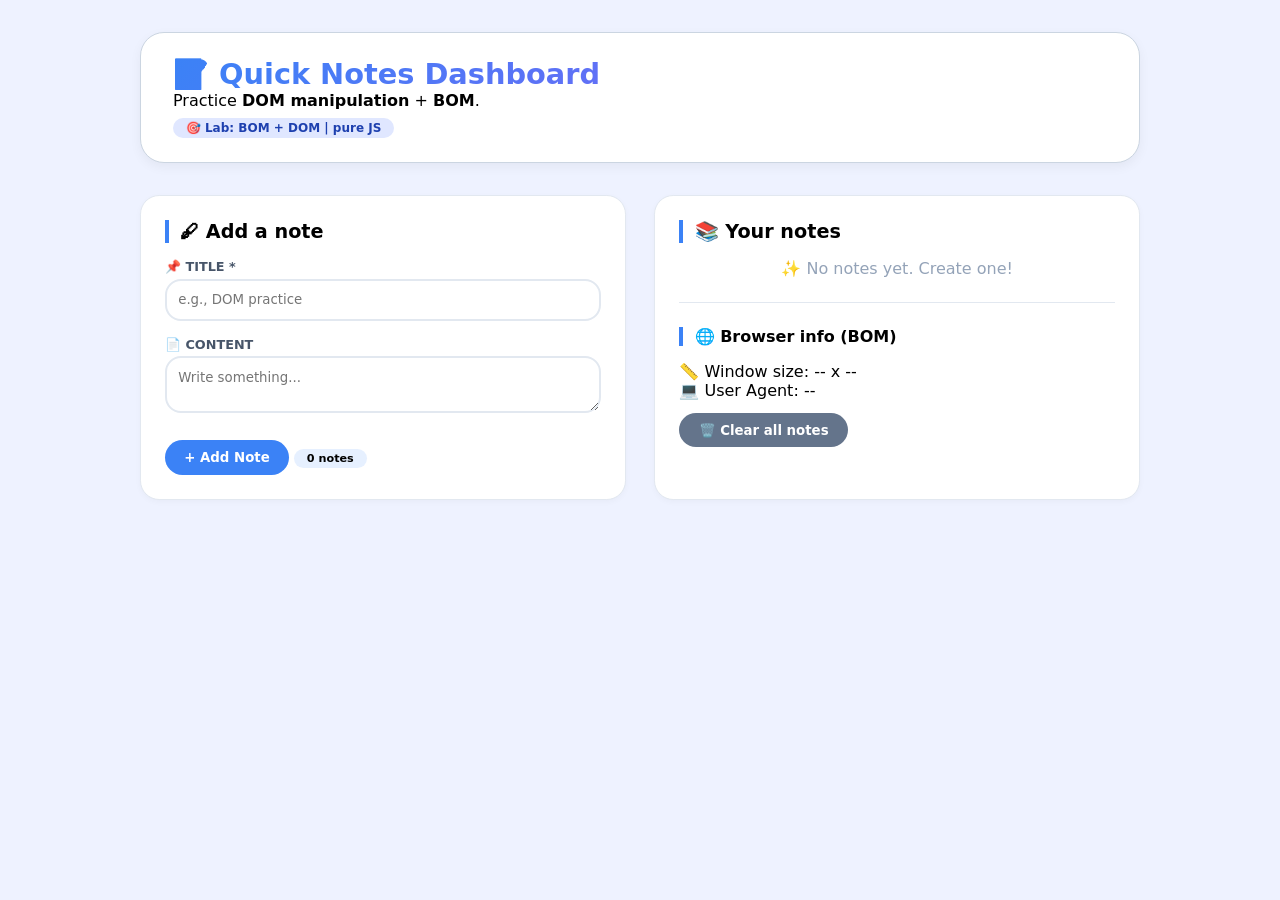
<file: javascript DOM lab/index.html>
<!DOCTYPE html>
<html lang ="en">
	<head>
		<meta charset="UTF-8">
		<meta name="viewport" content="width=device-width, initial-scale=1.0">
		<title>Quicknotes Dashboard</title>
		<style>
			 * { 
			 	margin: 0; 
			 	padding: 0; 
			 	box-sizing: border-box; 
			 }

			 body {
				 font-family: system-ui, "Segoe UI", sans-serif;
				 background: #eef2ff;
				 padding: 2rem 1.5rem;
			 	}

			 /* CSS */ 
			.container { 
				max-width: 1000px; margin: 0 auto; 
				}

			header {
				 background: white; border-radius: 1.5rem;
				 padding: 1.5rem 2rem; margin-bottom: 2rem;
				 box-shadow: 0 4px 12px rgba(0,0,0,0.05);
				 border: 1px solid #cbd5e1;
				}
			header h1 {
				 font-size: 1.8rem;
				 background: linear-gradient(135deg, #3b82f6, #8b5cf6);
				 -webkit-background-clip: text; background-clip: text;
				 color: transparent;
				}
			.badge {
				 background: #e0e7ff; color: #1e40af;
				 padding: 0.2rem 0.8rem; border-radius: 20px;
				 font-size: 0.75rem; font-weight: 600;
				 display: inline-block; margin-top: 0.5rem;
				}
			.grid {
				 display: grid;
				 grid-template-columns: 1fr 1fr;
				 gap: 1.8rem;
				}
			@media (max-width: 700px) {
				 .grid { grid-template-columns: 1fr; }
				}
			.card {
				 background: white; border-radius: 1.2rem;
				 padding: 1.5rem; border: 1px solid #e2e8f0;
				 box-shadow: 0 2px 6px rgba(0,0,0,0.03);
				}
			.card h2 {
				 font-size: 1.2rem; margin-bottom: 1rem;
				 border-left: 4px solid #3b82f6; padding-left: 0.7rem;
				}

					/* FORM CONTROLS CSS */
			.form-group { margin-bottom: 1rem; }

			label {
			    font-weight: 600; font-size: 0.8rem;
			    text-transform: uppercase; color: #475569;
			    display: block; margin-bottom: 0.3rem;
			}

			input, textarea {
			    width: 100%; padding: 0.7rem;
			    border: 2px solid #e2e8f0; border-radius: 1rem;
			    font-family: inherit; outline: none;
			}

			input:focus, textarea:focus { border-color: #3b82f6; }

			button {
			    background: #3b82f6; border: none; color: white;
			    font-weight: 600; padding: 0.6rem 1.2rem;
			    border-radius: 2rem; cursor: pointer;
			    font-family: inherit; transition: 0.1s;
			}

			button:hover { background: #2563eb; }

			.counter {
			    background: #e6f0ff; display: inline-block;
			    padding: 0.2rem 0.8rem; border-radius: 20px;
			    font-size: 0.7rem; font-weight: 700; margin-top: 1rem;
			}
</style>
	</head>

	

	<body>
		<div class="container">
			 <!-- all content goes here -->
			 <!-- HTML inside .container -->
			<header>
			 <h1> 📝 Quick Notes Dashboard</h1>
			 <p>Practice <strong>DOM manipulation</strong> + <strong>BOM</strong>.</p>
			 <div class="badge"> 🎯 Lab: BOM + DOM | pure JS</div>
			</header>

			<!-- HTML after </header> -->
		<div class="grid">
			 
			<div class="card" id="left-panel">
			    <h2>🖋 Add a note</h2>

			    <div class="form-group">
			        <label>📌 Title *</label>
			        <input type="text" id="noteTitle" placeholder="e.g., DOM practice">
			    </div>

			    <div class="form-group">
			        <label>📄 Content</label>
			        <textarea id="noteContent" rows="2" placeholder="Write something..."></textarea>
			    </div>

			    <button id="addNoteBtn">+ Add Note</button>
			    <div class="counter" id="noteCounter">0 notes</div>
		</div>


			 <div class="card" id="right-panel">
    <h2>📚 Your notes</h2>
    
    <div id="notesContainer" class="notes-list">
        <div style="color:#94a3b8; text-align:center;">
            ✨ No notes yet. Create one!
        </div>
    </div>
    
    <hr style="margin: 1.5rem 0; border: none; border-top: 1px solid #e2e8f0;">
    
    <h2 style="font-size:1rem;">🌐 Browser info (BOM)</h2>
    
    <div class="info-panel" id="bomPanel">
        <div class="info-row">
            <span>📏 Window size:</span>
            <span id="windowSize">-- x --</span>
        </div>
        <div class="info-row">
            <span>💻 User Agent:</span>
            <span id="userAgent">--</span>
        </div>
    </div>
    
    <button id="clearAllBtn" style="background:#64748b; margin-top:0.8rem;">
        🗑️ Clear all notes
    </button>
</div>
			</div>

		</div>

		<script>
			//JS code
		</script>
			
			<!-- HTML inside <body> -->
		
	</body>

</html>
</file>
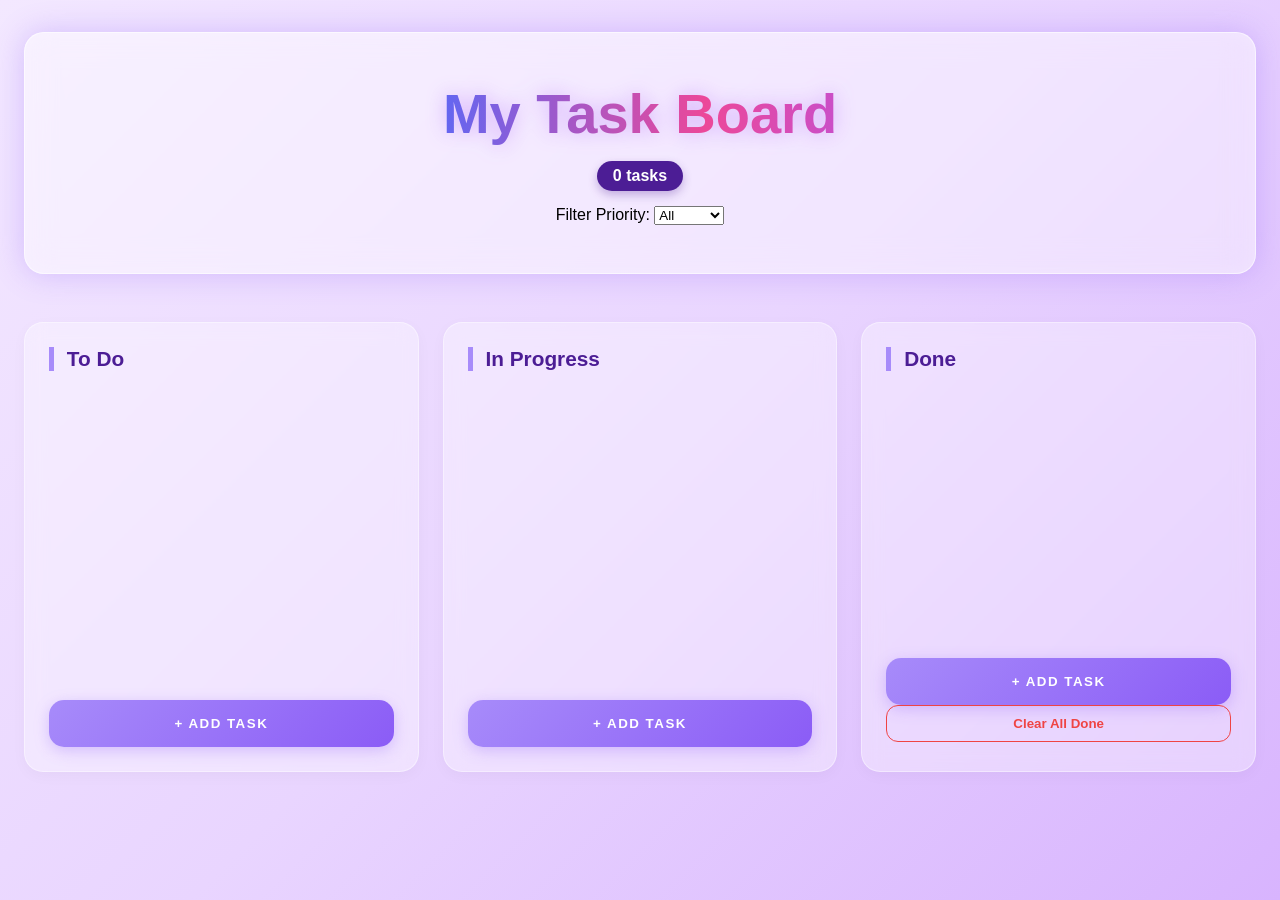
<file: Kanban JS_DOM/index.html>
<!DOCTYPE html>
<html lang="en">
<head>
    <meta charset="UTF-8">
    <meta name="viewport" content="width=device-width, initial-scale=1.0">
    <title>Kanban Board</title>
    <link rel="stylesheet" href="style.css">
</head>
<body>
    <div class="container">
        <header>
            <h1>My Task Board</h1>
            <div class="badge" id="task-counter">0 tasks</div>
            
            <div class="filter-section">
                <label for="priority-filter">Filter Priority:</label>
                <select id="priority-filter">
                    <option value="all">All</option>
                    <option value="low">Low</option>
                    <option value="medium">Medium</option>
                    <option value="high">High</option>
                </select>
            </div>
        </header>

        <main class="grid">
            <section class="card" id="todo-col">
                <h2>To Do</h2>
                <ul id="todo-list" class="task-list"></ul>
                <button class="add-btn" data-column="todo-list">+ Add Task</button>
            </section>

            <section class="card" id="inprogress-col">
                <h2>In Progress</h2>
                <ul id="inprogress-list" class="task-list"></ul>
                <button class="add-btn" data-column="inprogress-list">+ Add Task</button>
            </section>

            <section class="card" id="done-col">
                <h2>Done</h2>
                <ul id="done-list" class="task-list"></ul>
                <button class="add-btn" data-column="done-list">+ Add Task</button>
                <button id="clear-done-btn">Clear All Done</button>
            </section>
        </main>
    </div>

    <div id="modal" class="is-hidden">
        <div class="modal-content">
            <h2>New Task</h2>
            <div class="form-group">
                <label>Title *</label>
                <input type="text" id="task-title" placeholder="What needs to be done?">
            </div>
            <div class="form-group">
                <label>Description</label>
                <textarea id="task-desc" rows="2"></textarea>
            </div>
            <div class="form-group">
                <label>Priority</label>
                <select id="task-priority">
                    <option value="low">Low</option>
                    <option value="medium">Medium</option>
                    <option value="high">High</option>
                </select>
            </div>
            <div class="form-group">
                <label>Status (Column)</label>
                <select id="task-status">
                    <option value="todo-list">To Do</option>
                    <option value="inprogress-list">In Progress</option>
                    <option value="done-list">Done</option>
                </select>
            </div>
            <div class="form-group">
                <label>Due Date</label>
                <input type="date" id="task-date">
            </div>
            <div class="modal-buttons">
                <button id="save-task">Save</button>
                <button id="cancel-task" class="secondary-btn">Cancel</button>
            </div>
        </div>
    </div>

    <script src="taskmanager.js"></script>
</body>
</html>
</file>
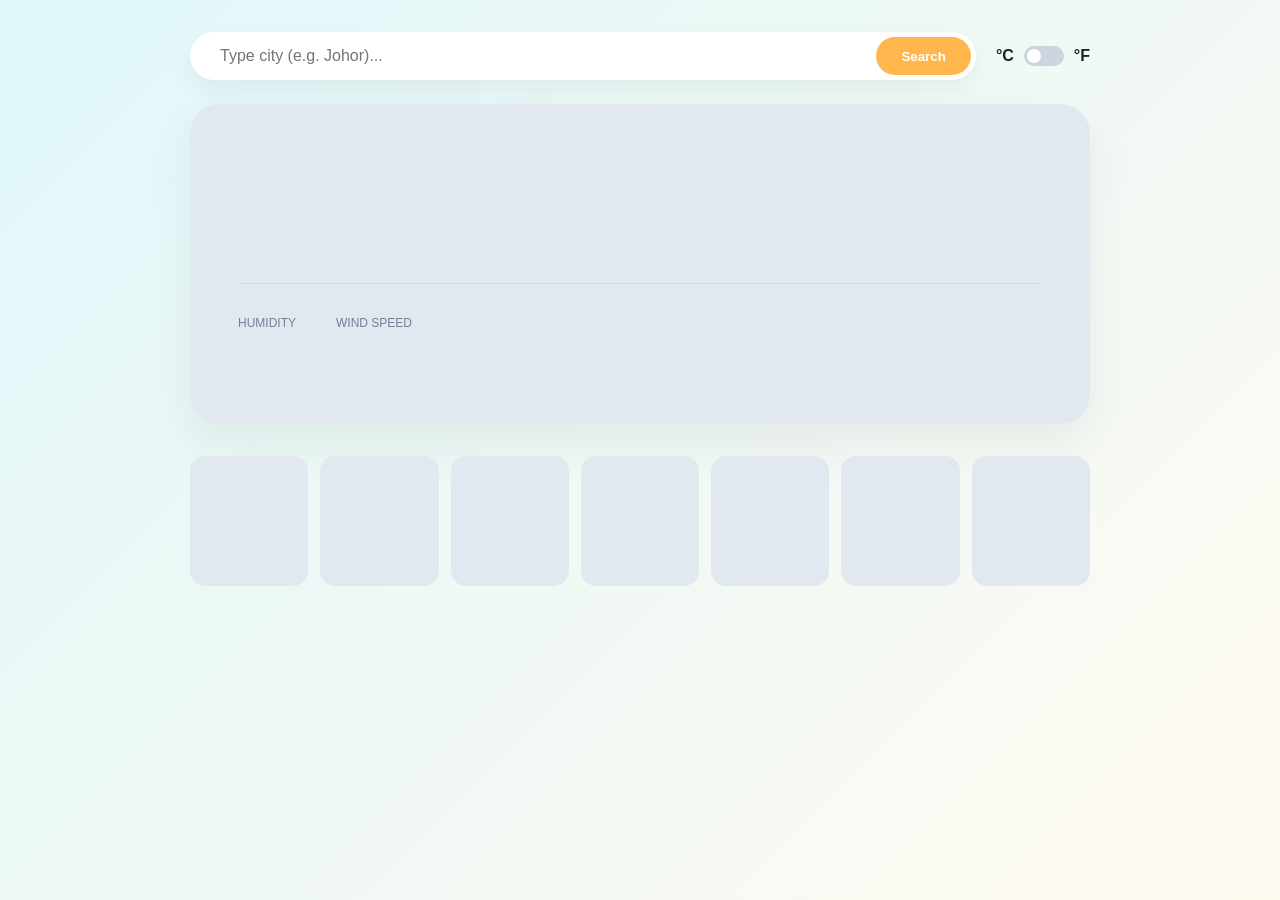
<file: Weather_lab/index.html>
<!DOCTYPE html>
<html lang="en">
<head>
    <meta charset="UTF-8">
    <meta name="viewport" content="width=device-width, initial-scale=1.0">
    <title>WeatherNow - Lab 3</title>
    <link rel="stylesheet" href="style.css">
    <script src="https://code.jquery.com/jquery-3.7.1.min.js"></script>
</head>
<body>
    <div class="container">
        <div class="search-wrapper">
            <div class="search-bar">
                <input type="text" id="city-input" placeholder="Type city (e.g. Johor)..." autocomplete="off">
                <button id="search-btn">Search</button>
            </div>
            <div class="unit-controls">
                <span>°C</span>
                <label class="switch">
                    <input type="checkbox" id="unit-switch">
                    <span class="slider round"></span>
                </label>
                <span>°F</span>
            </div>
        </div>

        <div id="suggestion-card" class="suggestion-card is-hidden">
            <label>Matching Cities</label>
            <div id="suggestion-list"></div>
        </div>

        <div id="error-banner" class="is-hidden">
            <span id="error-message"></span>
            <button onclick="location.reload()" class="retry-pill">Retry</button>
        </div>

        <div id="current-weather" class="weather-hero skeleton">
            <div class="hero-main">
                <div class="location-box">
                    <h1 id="city-name" class="skeleton-text">Ready to search</h1>
                    <p id="full-location" class="skeleton-text">Location details</p>
                    <p id="local-time" class="skeleton-text">--:--</p>
                </div>
                <div class="temp-display">
                    <span id="temp" class="skeleton-text">--°</span>
                    <p id="description" class="skeleton-text">Waiting...</p>
                </div>
            </div>
            <div class="hero-stats">
                <div class="stat">
                    <label>Humidity</label>
                    <b id="humidity" class="skeleton-text">--%</b>
                </div>
                <div class="stat">
                    <label>Wind Speed</label>
                    <b id="wind-speed" class="skeleton-text">-- km/h</b>
                </div>
            </div>
        </div>

        <div id="forecast-row" class="forecast-grid">
            <div class="forecast-card skeleton"></div>
            <div class="forecast-card skeleton"></div>
            <div class="forecast-card skeleton"></div>
            <div class="forecast-card skeleton"></div>
            <div class="forecast-card skeleton"></div>
            <div class="forecast-card skeleton"></div>
            <div class="forecast-card skeleton"></div>
        </div>
    </div>
    <script src="app.js"></script>
</body>
</html>
</file>
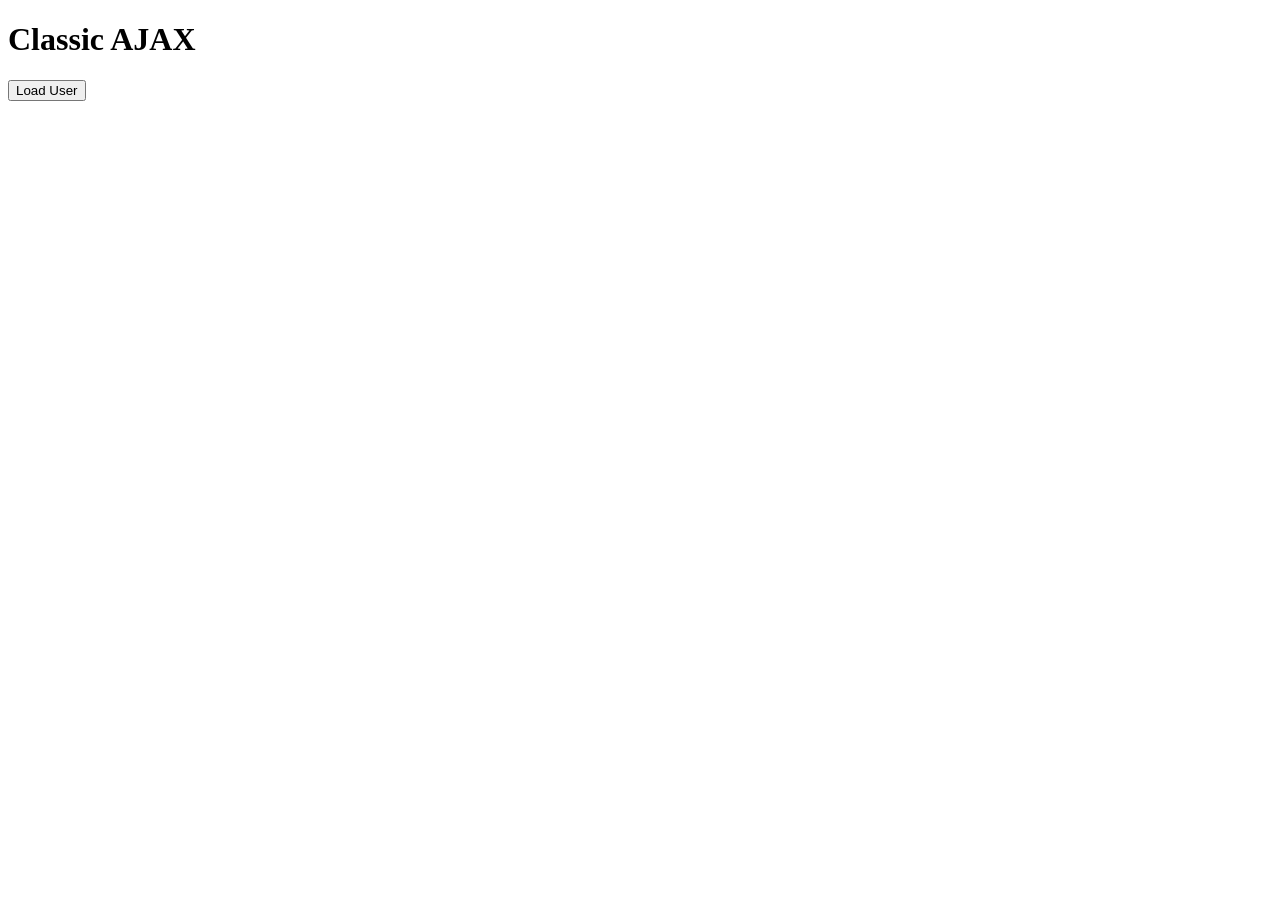
<file: json task/2 - better old ajax /index.html>
<!DOCTYPE html>
<html>
<head>
    <title>AJAX Lab</title>
</head>
<body>
    <h1>Classic AJAX</h1>
    <button id="loadBtn">Load User</button>
    <div id="result" style="margin-top:20px;"></div>

    <script src="script.js"></script>
</body>
</html>
</file>
<file: Kanban JS_DOM/style.css>
/* 1. RESET: Makes everything fit perfectly on your Mac screen */
* { 
    margin: 0; 
    padding: 0; 
    box-sizing: border-box; 
}

body {
    font-family: 'Segoe UI', sans-serif;
    /* MAGICAL LAVENDER: A soft purple gradient background */
    background: linear-gradient(135deg, #f3e8ff 0%, #e9d5ff 50%, #d8b4fe 100%);
    min-height: 100vh;
    padding: 2rem 1.5rem;
}

/* 2. HOLOGRAPHIC HEADER: Glowing glass effect */
/* LANDMARK: Improved Header Styling */
header {
    background: rgba(255, 255, 255, 0.4);
    backdrop-filter: blur(15px);
    border-radius: 20px;
    padding: 3rem 2rem; /* Increased padding for more space */
    margin-bottom: 3rem;
    text-align: center;
    /* ... keep your other header styles ... */
    border: 1px solid rgba(255, 255, 255, 0.6);
    /* Large spread (30px) makes it "glow" instead of just casting a shadow */
    box-shadow: 0 0 30px rgba(139, 92, 246, 0.3), inset 0 0 15px rgba(255, 255, 255, 0.2);
    display: flex;
    flex-direction: column;
    align-items: center;
    gap: 15px; /* Adds space between Title, Counter, and Filter */
}

/* LANDMARK: Glowing & Shimmering Title */
header h1 {
    font-size: 3.5rem;
    font-weight: 800;
    /* We use 3 colors to make the shimmer obvious */
    background: linear-gradient(90deg, #6366f1, #ec4899, #a855f7, #6366f1);
    background-size: 200% auto; /* CRITICAL: Must be larger than the text */
    -webkit-background-clip: text;
    background-clip: text;
    color: transparent;
    animation: holo-shimmer 3s linear infinite; /* Faster animation */
    /* This adds a "Neon" glow behind the text */
    filter: drop-shadow(0 0 10px rgba(168, 85, 247, 0.4));
}

@keyframes holo-shimmer {
    0% { background-position: 0% center; }
    100% { background-position: 200% center; }
}


/* LANDMARK: Visible Task Counter Badge */
#task-counter {
    background: #4c1d95; /* Dark purple background */
    color: white;
    padding: 6px 16px;
    border-radius: 50px; /* Pill shape */
    font-size: 1rem;
    font-weight: 700;
    box-shadow: 0 4px 10px rgba(76, 29, 149, 0.3);
}

@keyframes holo-shimmer {
    to { background-position: 200% center; }
}

/* 3. THE GRID: Arranges your columns side-by-side  */
.grid {
    display: grid;
    grid-template-columns: 1fr 1fr 1fr; /* Creates 3 equal columns  */
    gap: 1.5rem;
    margin-top: 1rem;
}

/* 4. FROSTED GLASS CARDS: The column containers [cite: 2] */
.card {
    background: rgba(255, 255, 255, 0.35); /* Transparent white */
    backdrop-filter: blur(10px); /* The "frosted" effect  */
    border-radius: 1.2rem;
    padding: 1.5rem;
    min-height: 450px;
    border: 1px solid rgba(255, 255, 255, 0.4);
    box-shadow: 0 4px 15px rgba(0, 0, 0, 0.03);
    display: flex;
    flex-direction: column;
    height: 100%; /* Makes all columns the same height */
}

.card h2 {
    font-size: 1.3rem;
    color: #4c1d95;
    margin-bottom: 1.2rem;
    border-left: 5px solid #a78bfa; /* Magical purple accent line */
    padding-left: 0.8rem;
}

/* 5. TASK LIST AREA: Where the cards will drop [cite: 2] */
.task-list {
    list-style: none;
    flex-grow: 1; /* Makes the list take up available space */
    min-height: 100px;
}

/* 6. RESPONSIVE FIX: Prevents the "squeezed" look on small screens  */
@media (max-width: 800px) {
    .grid {
        grid-template-columns: 1fr; /* Stacks columns vertically  */
    }
    
    .container {
        padding: 0 10px;
    }
}

/* 7. IRIDESCENT BUTTONS: Glowing buttons that react when you hover */
/* LANDMARK: Glowing Neon Buttons */
/* LANDMARK: Super Neon Add Button */
.add-btn {
    width: 100%;
    background: linear-gradient(135deg, #a78bfa 0%, #8b5cf6 100%);
    color: white;
    border: none;
    padding: 1rem;
    border-radius: 15px;
    cursor: pointer;
    font-weight: 800;
    text-transform: uppercase;
    letter-spacing: 1.5px;
    transition: all 0.4s cubic-bezier(0.175, 0.885, 0.32, 1.275); /* Bouncy movement */
    box-shadow: 0 4px 15px rgba(139, 92, 246, 0.3);
}

.add-btn:hover {
    transform: translateY(-5px) scale(1.02); /* More lift and a tiny zoom */
    
    /* DOUBLE LAYER GLOW: One tight bright glow, one wide soft glow */
    box-shadow: 0 0 20px rgba(167, 139, 250, 0.8), 
                0 0 40px rgba(139, 92, 246, 0.4);
                
    /* TEXT GLOW: Makes the letters look like neon bulbs */
    text-shadow: 0 0 8px rgba(255, 255, 255, 0.8);
    
    filter: brightness(1.2);
}

/* 8. MODAL OVERLAY: Covers the whole screen with a lavender blur */
#modal {
    position: fixed;
    top: 0; left: 0; width: 100%; height: 100%;
    background: rgba(76, 29, 149, 0.3); /* Transparent purple tint */
    backdrop-filter: blur(8px);
    display: flex;
    align-items: center;
    justify-content: center;
    z-index: 1000;
}

.modal-content {
    background: white;
    padding: 2rem;
    border-radius: 1.5rem;
    width: 90%;
    max-width: 400px;
    box-shadow: 0 20px 40px rgba(0, 0, 0, 0.2);
}

/* 9. FORM CONTROLS: Inputs and labels */
.form-group { margin-bottom: 1.2rem; }
.form-group label { display: block; font-weight: 700; font-size: 0.8rem; color: #5b21b6; margin-bottom: 0.4rem; }
.form-group input, .form-group textarea, .form-group select {
    width: 100%; padding: 0.7rem; border: 2px solid #e0e7ff; border-radius: 0.8rem; outline: none;
}
.form-group input:focus { border-color: #8b5cf6; }

/* 10. TASK 3 CONSTRAINT: Hidden by default */
.is-hidden {
    display: none !important;
}

/* Priority Badge Colors for later */
.badge-low { background: #dcfce7; color: #166534; }
.badge-medium { background: #fef9c3; color: #854d0e; }
.badge-high { background: #fee2e2; color: #991b1b; }


/* Step 8.3: The Animation Secret Sauce */

.task-card {
    /* ... your existing card styles ... */
    
    /* This tells the card: "If your opacity changes, take 0.5 seconds to do it" */
    transition: opacity 0.5s ease; 
}

/* When JS adds this class, the card starts becoming invisible */
.fade-out {
    opacity: 0;
    transform: scale(0.9); /* Optional: makes it slightly shrink while fading */
    pointer-events: none;  /* Prevents clicking it while it's fading */
}


/* Step 9.2: Styling for the double-click edit box */
.edit-input {
    width: 100%;
    padding: 5px;
    border: 2px solid #a78bfa;
    border-radius: 8px;
    font-size: 1.1rem; 
    font-weight: 700;
    color: #4c1d95;
    outline: none;
    background: rgba(255, 255, 255, 0.8);
}

/* Step 11.1: Final button styling */
/* LANDMARK: Position the Clear All Button at the bottom */
#clear-done-btn {
    margin-top: auto; /* This uses the empty space to push the button down */
    margin-bottom: 5px;
    background: transparent;
    border: 1px solid #ef4444;
    color: #ef4444;
    padding: 10px;
    border-radius: 12px;
    cursor: pointer;
    font-weight: 700;
    transition: 0.3s;
    width: 100%;
}

#clear-done-btn:hover {
    background: #ef4444;
    color: white;
    transform: translateY(-2px);
    box-shadow: 0 5px 15px rgba(239, 68, 68, 0.3);
}


/* Step 13: task card styling */
.task-card {
    background: white;
    padding: 1.2rem;
    border-radius: 12px;
    margin-bottom: 1rem;
    box-shadow: 0 4px 6px rgba(0, 0, 0, 0.05);
    border-left: 6px solid #a78bfa; /* Lavender accent */
    transition: 0.3s;
}

.task-card:hover {
    transform: translateY(-3px);
    box-shadow: 0 8px 15px rgba(139, 92, 246, 0.1);
}

.task-title { color: #4c1d95; margin-bottom: 0.5rem; }
.task-desc { color: #6b7280; font-size: 0.9rem; margin-bottom: 1rem; }
.task-date { font-size: 0.8rem; color: #9ca3af; font-weight: 600; }
</file>
<file: Weather_lab/style.css>
:root {
    --glass: rgba(255, 255, 255, 0.9);
    --glass-border: rgba(255, 255, 255, 0.6);
    --accent: #ffb74d;
    --text-deep: #1a202c;
    --text-muted: #718096;
}

* { box-sizing: border-box; margin: 0; padding: 0; }

body {
    background: linear-gradient(135deg, #e0f7fa 0%, #fffaf0 100%);
    font-family: 'Segoe UI', Roboto, sans-serif;
    padding: 2rem;
    min-height: 100vh;
    color: var(--text-deep);
}

.container { max-width: 900px; margin: 0 auto; }

/* --- THE BULLETPROOF GLIMMER FIX --- */
.skeleton, .skeleton-text {
    position: relative;
    overflow: hidden;
    background-color: #e2e8f0 !important;
    border: none !important;
    color: transparent !important;
}

/* This creates the moving bar of light */
.skeleton::after, .skeleton-text::after {
    content: "";
    position: absolute;
    top: 0;
    right: 0;
    bottom: 0;
    left: 0;
    transform: translateX(-100%);
    background-image: linear-gradient(
        90deg,
        rgba(255, 255, 255, 0) 0,
        rgba(255, 255, 255, 0.6) 50%,
        rgba(255, 255, 255, 0) 100%
    );
    animation: shimmer-slide 1.5s infinite;
}

@keyframes shimmer-slide {
    100% {
        transform: translateX(100%);
    }
}

/* Adjusting skeleton text to look like lines of text */
.skeleton-text {
    width: 80%;
    height: 1.2rem;
    margin-bottom: 0.5rem;
    display: inline-block;
    border-radius: 4px;
}

/* --- DASHBOARD UI --- */
.search-wrapper { display: flex; justify-content: space-between; margin-bottom: 1.5rem; gap: 20px; }
.search-bar { flex: 1; display: flex; background: white; padding: 5px; border-radius: 50px; box-shadow: 0 10px 25px rgba(0,0,0,0.05); }
#city-input { flex: 1; border: none; padding: 10px 25px; outline: none; border-radius: 50px; font-size: 1rem; }
#search-btn { background: var(--accent); color: white; border: none; padding: 0 25px; border-radius: 50px; cursor: pointer; font-weight: bold; }

.suggestion-card { background: var(--glass); border: 1px solid var(--glass-border); border-radius: 20px; padding: 1.5rem; margin-bottom: 1.5rem; }
.suggestion-item { padding: 10px; border-radius: 10px; cursor: pointer; transition: 0.2s; }
.suggestion-item:hover { background: white; color: var(--accent); }

.weather-hero { background: var(--glass); border-radius: 30px; padding: 3rem; margin-bottom: 2rem; box-shadow: 0 20px 50px rgba(0,0,0,0.06); min-height: 320px; }
.hero-main { display: flex; justify-content: space-between; align-items: center; margin-bottom: 2rem; }
#city-name { font-size: 2.8rem; font-weight: 800; line-height: 1; }
#full-location { color: var(--text-muted); font-size: 1.1rem; margin-top: 5px; font-weight: 500; }
#temp { font-size: 5.5rem; font-weight: 900; }

.hero-stats { display: flex; gap: 40px; padding-top: 2rem; border-top: 1px solid rgba(0,0,0,0.05); }
.stat label { display: block; font-size: 0.75rem; color: var(--text-muted); text-transform: uppercase; }

.forecast-grid { display: grid; grid-template-columns: repeat(7, 1fr); gap: 12px; }
.forecast-card { background: var(--glass); border-radius: 15px; padding: 15px 5px; text-align: center; height: 130px; }

.is-hidden { display: none !important; }
#error-banner { background: #fff1f0; color: #cf1322; padding: 15px 25px; border-radius: 50px; margin-bottom: 1.5rem; display: flex; justify-content: space-between; align-items: center; }
.retry-pill { background: #1a202c; color: white; border: none; padding: 5px 15px; border-radius: 20px; cursor: pointer; }

/* TOGGLE */
.unit-controls { display: flex; align-items: center; gap: 10px; font-weight: bold; }
.switch { position: relative; width: 40px; height: 20px; }
.switch input { opacity: 0; }
.slider { position: absolute; top: 0; left: 0; right: 0; bottom: 0; background: #cbd5e0; border-radius: 34px; cursor: pointer; }
.slider:before { position: absolute; content: ""; height: 14px; width: 14px; left: 3px; bottom: 3px; background: white; border-radius: 50%; transition: 0.4s; }
input:checked + .slider { background: #81e6d9; }
input:checked + .slider:before { transform: translateX(20px); }
</file>
